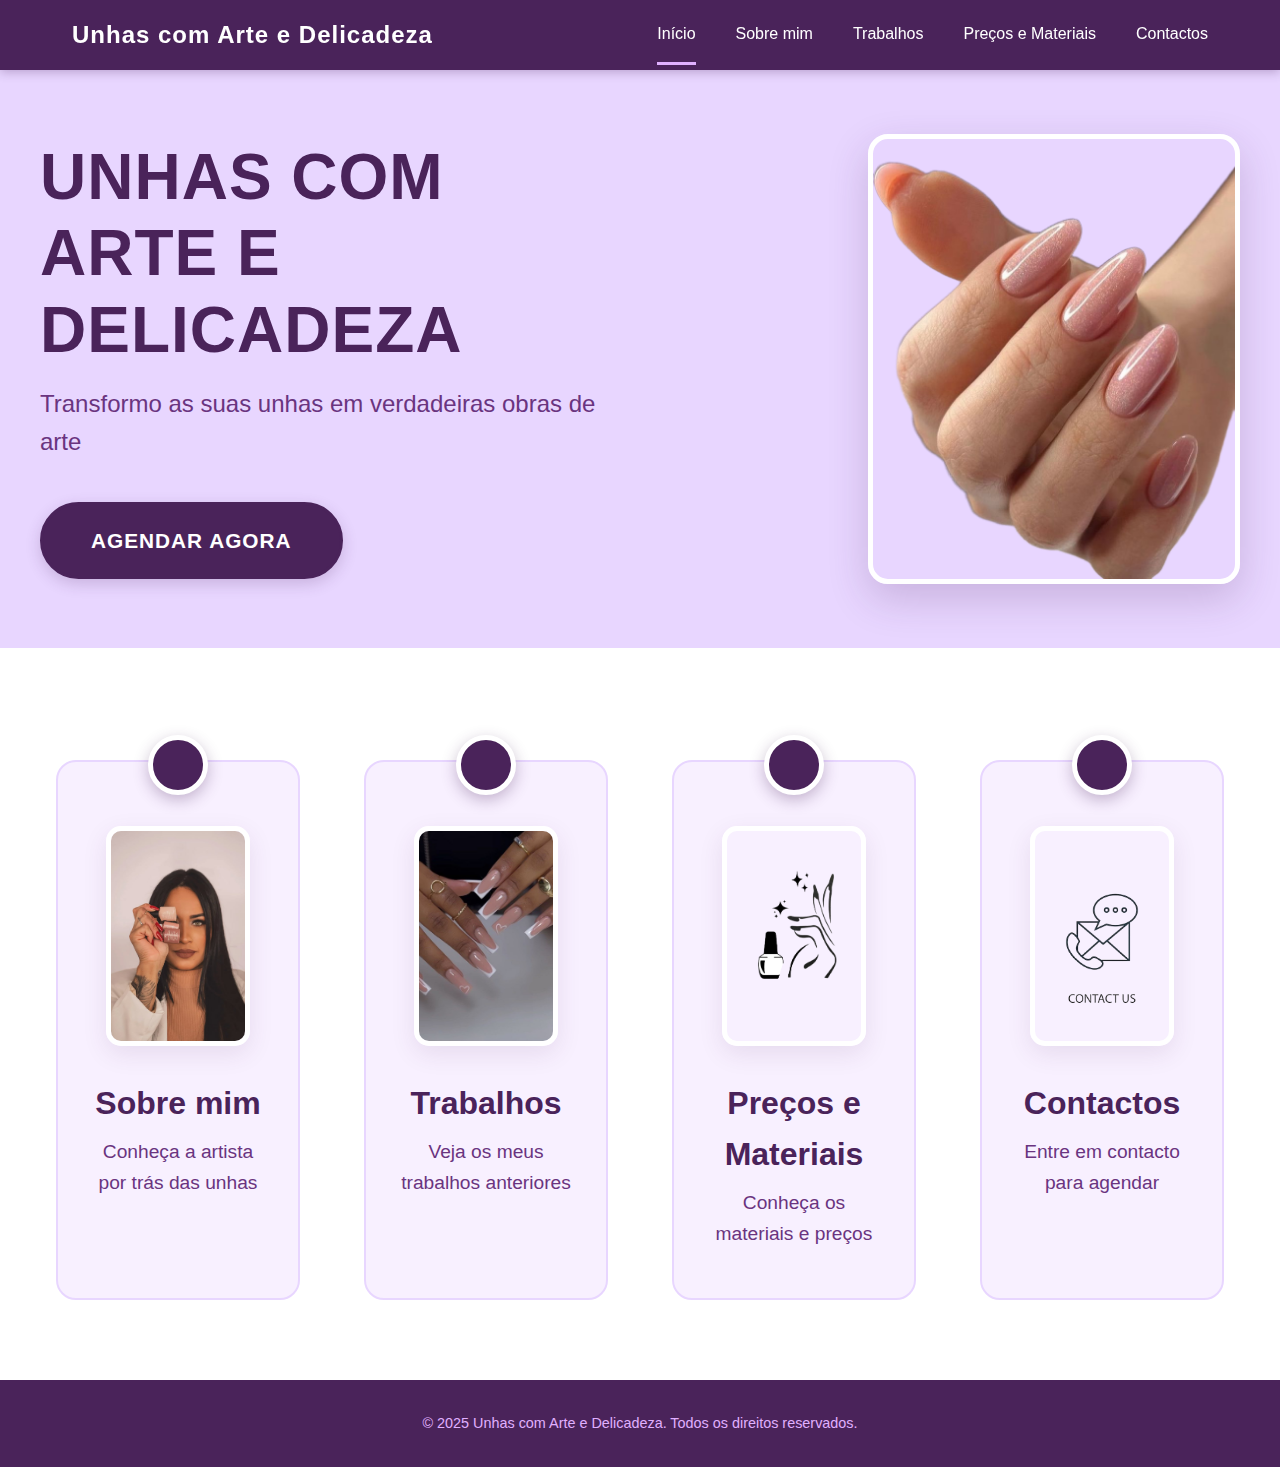
<file: index.html>
<!DOCTYPE html>
<html lang="pt">
<head>
    <meta charset="UTF-8">
    <meta name="viewport" content="width=device-width, initial-scale=1.0">
    <title>Unhas com Arte e Delicadeza</title>
    <link rel="stylesheet" href="css/base.css">
    <link rel="stylesheet" href="css/style.css">
    <link rel="stylesheet" href="css/desktop.css">
    <link rel="stylesheet" href="css/mobile.css">
</head>
<body>
    <header class="header">
        <nav class="nav">
            <div class="logo">
                <h1>Unhas com Arte e Delicadeza</h1>
            </div>
            <ul class="nav-menu">
                <li><a href="index.html" class="active">Início</a></li>
                <li><a href="sobre.html">Sobre mim</a></li>
                <li><a href="trabalhos.html">Trabalhos</a></li>
                <li><a href="precos-e-materiais.html">Preços e Materiais</a></li>
                <li><a href="contactos.html">Contactos</a></li>
            </ul>
        </nav>
    </header>

    <main class="main-home">
        <!-- Banner roxo claro com imagem e botão -->
        <section class="banner-roxo">
            <div class="container banner-content">
                <div class="banner-texto">
                    <h2 class="slogan-grande">Unhas com arte e delicadeza</h2>
                    <p class="subtitulo">Transformo as suas unhas em verdadeiras obras de arte</p>
                    <a href="contactos.html" class="btn-agendar">Agendar Agora</a>
                </div>
                <div class="banner-imagem">
                    <img src="media/inico-layout-site-sem-fundo.png" alt="Unhas decoradas artisticamente">
                </div>
            </div>
        </section>

        <section class="conteudo-principal">
            <div class="container">
                <!-- Grid com cada item tendo sua foto e bolinha -->
                <div class="grid-bolinhas-fotos">
                    <!-- Item 1: Sobre mim -->
                    <div class="item-com-bolinha">
                        <a href="sobre.html" class="link-item">
                            <div class="bolinha-sobre-foto"></div>
                            <div class="foto-container">
                                <img src="media/nail-designer.jpg" alt="Sobre mim">
                            </div>
                            <h3 class="titulo-item">Sobre mim</h3>
                            <p class="descricao-item">Conheça a artista por trás das unhas</p>
                        </a>
                    </div>

                    <!-- Item 2: Trabalhos -->
                    <div class="item-com-bolinha">
                        <a href="trabalhos.html" class="link-item">
                            <div class="bolinha-sobre-foto"></div>
                            <div class="foto-container">
                                <img src="media/imagem-original-trabalhos.jpg" alt="Trabalhos">
                            </div>
                            <h3 class="titulo-item">Trabalhos</h3>
                            <p class="descricao-item">Veja os meus trabalhos anteriores</p>
                        </a>
                    </div>

                    <!-- Item 3: Preços e Materiais -->
                    <div class="item-com-bolinha">
                        <a href="precos-e-materiais.html" class="link-item">
                            <div class="bolinha-sobre-foto"></div>
                            <div class="foto-container">
                                <img src="media/materiais-oficial-layout.png " alt="Materiais">
                            </div>
                            <h3 class="titulo-item">Preços e Materiais</h3>
                            <p class="descricao-item">Conheça os materiais e preços</p>
                        </a>
                    </div>

                    <!-- Item 4: Contactos -->
                    <div class="item-com-bolinha">
                        <a href="contactos.html" class="link-item">
                            <div class="bolinha-sobre-foto"></div>
                            <div class="foto-container">
                                <img src="media/icone-oficial-contactos.png" alt="Contactos">
                            </div>
                            <h3 class="titulo-item">Contactos</h3>
                            <p class="descricao-item">Entre em contacto para agendar</p>
                        </a>
                    </div>
                </div>
            </div>
        </section>
    </main>

    <footer class="footer">
        <p>&copy; 2025 Unhas com Arte e Delicadeza. Todos os direitos reservados.</p>
    </footer>
</body>
</html>
</file>
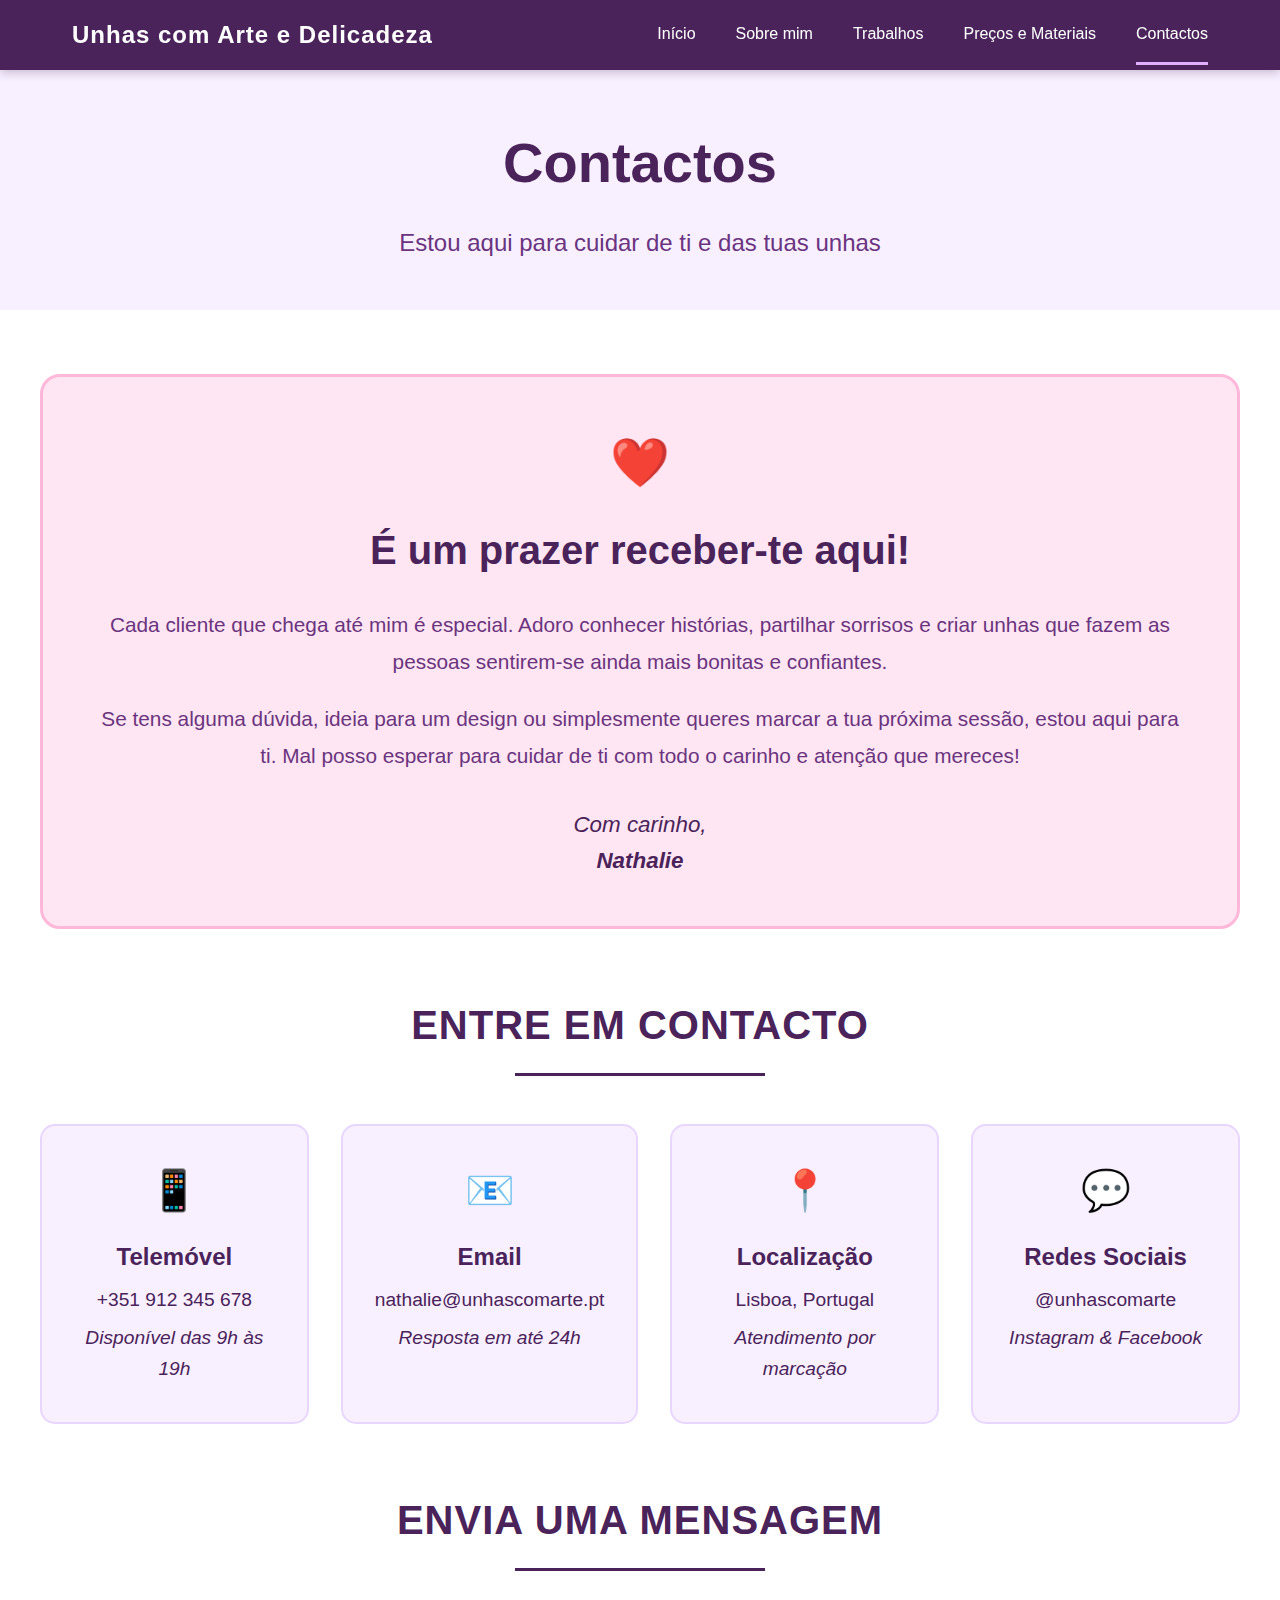
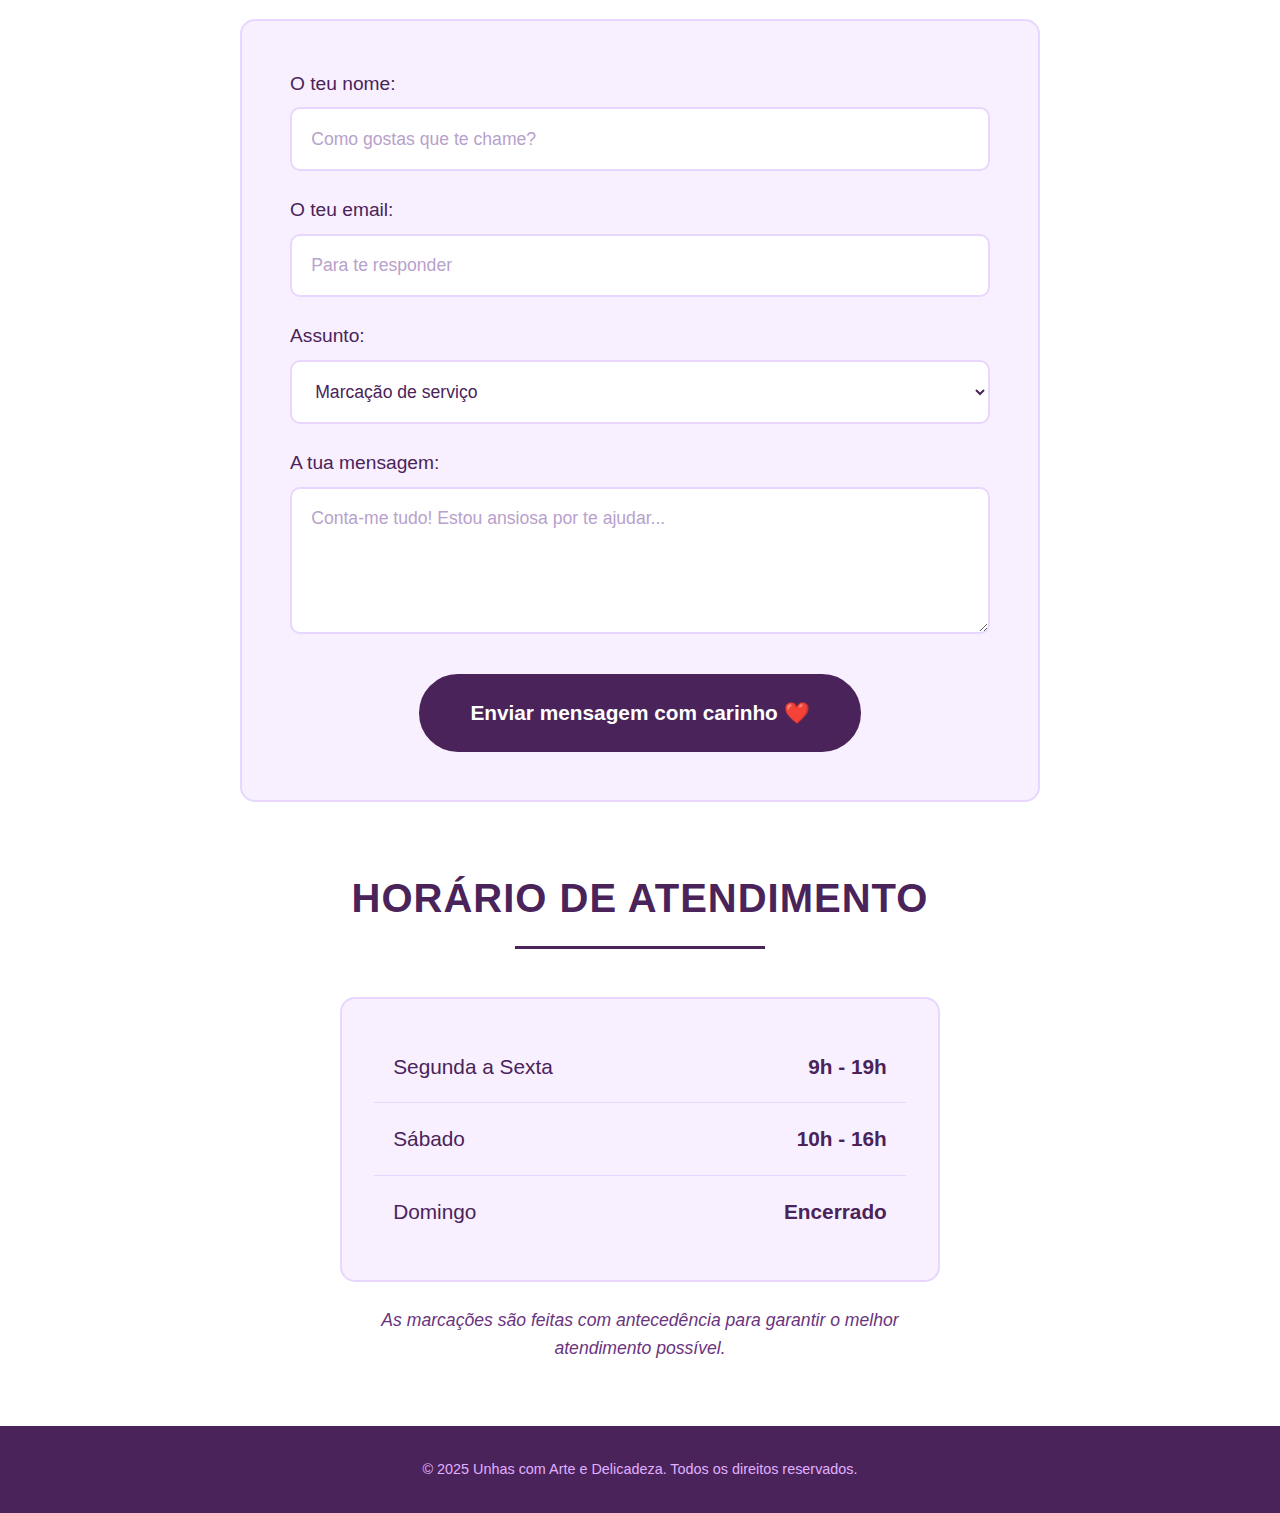
<file: contactos.html>
<!DOCTYPE html>
<html lang="pt">
<head>
    <meta charset="UTF-8">
    <meta name="viewport" content="width=device-width, initial-scale=1.0">
    <title>Contactos - Unhas com Arte e Delicadeza</title>
    <link rel="stylesheet" href="css/base.css">
    <link rel="stylesheet" href="css/style.css">
    <link rel="stylesheet" href="css/desktop.css">
    <link rel="stylesheet" href="css/mobile.css">
</head>
<body>
    <header class="header">
        <nav class="nav">
            <div class="logo">
                <h1>Unhas com Arte e Delicadeza</h1>
            </div>
            <ul class="nav-menu">
                <li><a href="index.html">Início</a></li>
                <li><a href="sobre.html">Sobre mim</a></li>
                <li><a href="trabalhos.html">Trabalhos</a></li>
                <li><a href="precos-e-materiais.html">Preços e Materiais</a></li>
                <li><a href="contactos.html" class="active">Contactos</a></li>
            </ul>
        </nav>
    </header>

    <main class="main-contactos">
        <section class="hero-contactos">
            <div class="container">
                <h1 class="titulo-pagina">Contactos</h1>
                <p class="subtitulo-pagina">Estou aqui para cuidar de ti e das tuas unhas</p>
            </div>
        </section>

        <section class="conteudo-contactos">
            <div class="container">
                <!-- Mensagem de carinho -->
                <div class="mensagem-carinho">
                    <div class="coracao">❤️</div>
                    <h2>É um prazer receber-te aqui!</h2>
                    <p class="texto-carinho">Cada cliente que chega até mim é especial. Adoro conhecer histórias, partilhar sorrisos e criar unhas que fazem as pessoas sentirem-se ainda mais bonitas e confiantes.</p>
                    <p class="texto-carinho">Se tens alguma dúvida, ideia para um design ou simplesmente queres marcar a tua próxima sessão, estou aqui para ti. Mal posso esperar para cuidar de ti com todo o carinho e atenção que mereces!</p>
                    <div class="assinatura-carinho">Com carinho,<br><strong>Nathalie</strong></div>
                </div>

                <!-- Informações de contacto -->
                <div class="info-contactos">
                    <div class="cabecalho-secao">
                        <h2>ENTRE EM CONTACTO</h2>
                        <div class="linha-horizontal"></div>
                    </div>

                    <div class="dados-contacto">
                        <div class="item-contacto">
                            <div class="icone-contacto">📱</div>
                            <h3>Telemóvel</h3>
                            <p>+351 912 345 678</p>
                            <p class="horario">Disponível das 9h às 19h</p>
                        </div>

                        <div class="item-contacto">
                            <div class="icone-contacto">📧</div>
                            <h3>Email</h3>
                            <p>nathalie@unhascomarte.pt</p>
                            <p class="horario">Resposta em até 24h</p>
                        </div>

                        <div class="item-contacto">
                            <div class="icone-contacto">📍</div>
                            <h3>Localização</h3>
                            <p>Lisboa, Portugal</p>
                            <p class="horario">Atendimento por marcação</p>
                        </div>

                        <div class="item-contacto">
                            <div class="icone-contacto">💬</div>
                            <h3>Redes Sociais</h3>
                            <p>@unhascomarte</p>
                            <p class="horario">Instagram & Facebook</p>
                        </div>
                    </div>
                </div>

                <!-- Formulário de contacto -->
                <div class="formulario-contacto">
                    <div class="cabecalho-secao">
                        <h2>ENVIA UMA MENSAGEM</h2>
                        <div class="linha-horizontal"></div>
                    </div>

                    <form class="form-contacto">
                        <div class="grupo-form">
                            <label for="nome">O teu nome:</label>
                            <input type="text" id="nome" name="nome" required placeholder="Como gostas que te chame?">
                        </div>

                        <div class="grupo-form">
                            <label for="email">O teu email:</label>
                            <input type="email" id="email" name="email" required placeholder="Para te responder">
                        </div>

                        <div class="grupo-form">
                            <label for="assunto">Assunto:</label>
                            <select id="assunto" name="assunto">
                                <option value="marcacao">Marcação de serviço</option>
                                <option value="duvida">Dúvida sobre serviços</option>
                                <option value="orçamento">Pedido de orçamento</option>
                                <option value="outro">Outro assunto</option>
                            </select>
                        </div>

                        <div class="grupo-form">
                            <label for="mensagem">A tua mensagem:</label>
                            <textarea id="mensagem" name="mensagem" rows="5" required placeholder="Conta-me tudo! Estou ansiosa por te ajudar..."></textarea>
                        </div>

                        <button type="submit" class="btn-enviar">Enviar mensagem com carinho ❤️</button>
                    </form>
                </div>

                <!-- Horário de atendimento -->
                <div class="horario-atendimento">
                    <div class="cabecalho-secao">
                        <h2>HORÁRIO DE ATENDIMENTO</h2>
                        <div class="linha-horizontal"></div>
                    </div>

                    <div class="tabela-horario">
                        <div class="dia-horario">
                            <span>Segunda a Sexta</span>
                            <span>9h - 19h</span>
                        </div>
                        <div class="dia-horario">
                            <span>Sábado</span>
                            <span>10h - 16h</span>
                        </div>
                        <div class="dia-horario">
                            <span>Domingo</span>
                            <span>Encerrado</span>
                        </div>
                    </div>

                    <p class="nota-horario">As marcações são feitas com antecedência para garantir o melhor atendimento possível.</p>
                </div>
            </div>
        </section>
    </main>

    <footer class="footer">
        <p>&copy; 2025 Unhas com Arte e Delicadeza. Todos os direitos reservados.</p>
    </footer>
</body>
</html>
</file>
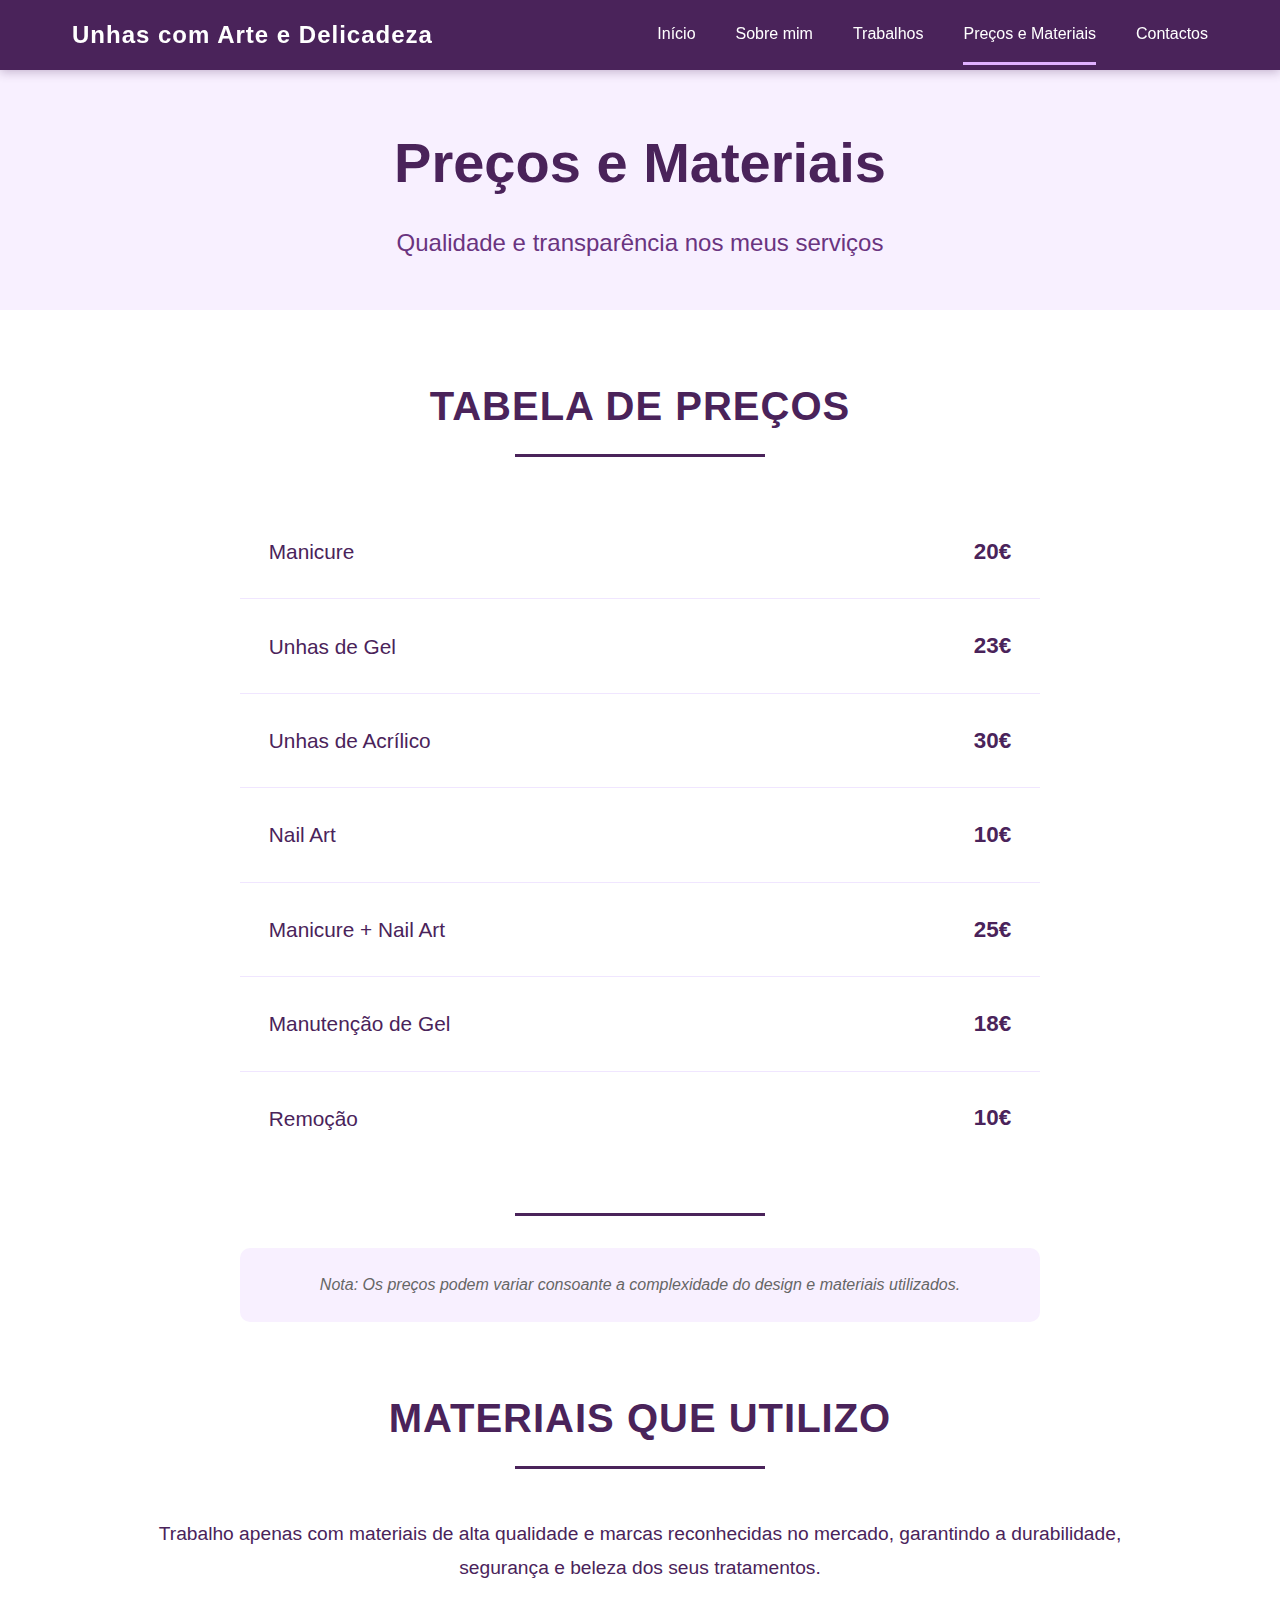
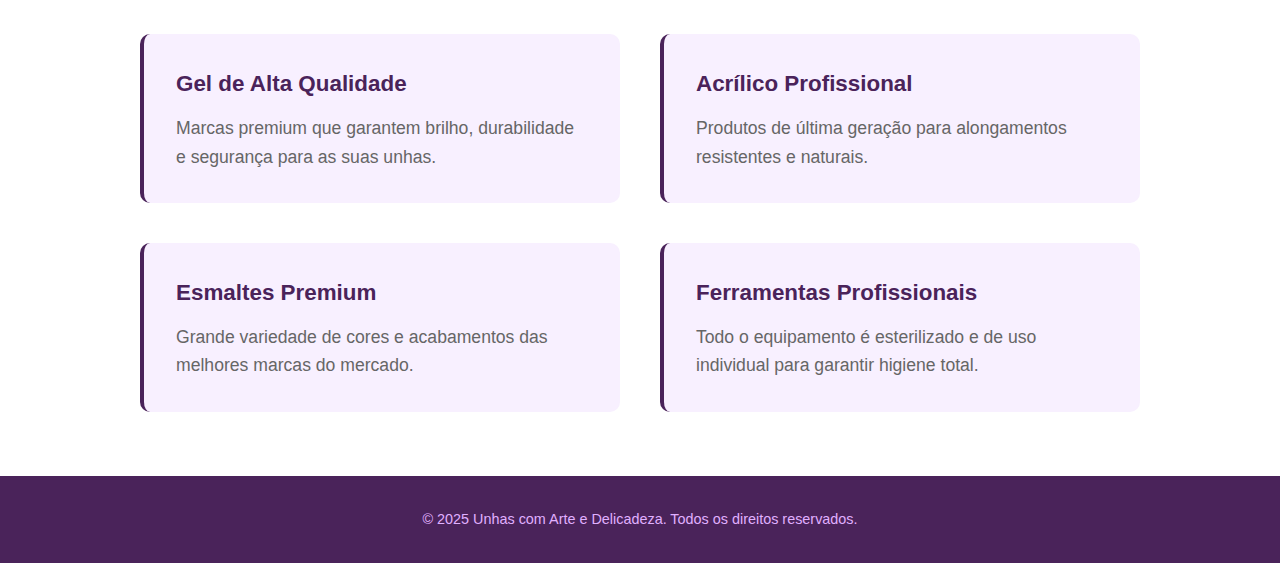
<file: precos-e-materiais.html>
<!DOCTYPE html>
<html lang="pt">
<head>
    <meta charset="UTF-8">
    <meta name="viewport" content="width=device-width, initial-scale=1.0">
    <title>Preços e Materiais - Unhas com Arte e Delicadeza</title>
    <link rel="stylesheet" href="css/base.css">
    <link rel="stylesheet" href="css/style.css">
    <link rel="stylesheet" href="css/desktop.css">
    <link rel="stylesheet" href="css/mobile.css">
</head>
<body>
    <header class="header">
        <nav class="nav">
            <div class="logo">
                <h1>Unhas com Arte e Delicadeza</h1>
            </div>
            <ul class="nav-menu">
                <li><a href="index.html">Início</a></li>
                <li><a href="sobre.html">Sobre mim</a></li>
                <li><a href="trabalhos.html">Trabalhos</a></li>
                <li><a href="precos-e-materiais.html" class="active">Preços e Materiais</a></li>
                <li><a href="contactos.html">Contactos</a></li>
            </ul>
        </nav>
    </header>

    <main class="main-precos">
        <section class="hero-precos">
            <div class="container">
                <h1 class="titulo-pagina">Preços e Materiais</h1>
                <p class="subtitulo-pagina">Qualidade e transparência nos meus serviços</p>
            </div>
        </section>

        <section class="conteudo-precos">
            <div class="container">
                <!-- Título da seção -->
                <div class="cabecalho-secao">
                    <h2>TABELA DE PREÇOS</h2>
                    <div class="linha-horizontal"></div>
                </div>

                <!-- Lista de preços simples -->
                <div class="lista-precos">
                    <div class="item-preco">
                        <div class="servico">Manicure</div>
                        <div class="preco">20€</div>
                    </div>
                    
                    <div class="item-preco">
                        <div class="servico">Unhas de Gel</div>
                        <div class="preco">23€</div>
                    </div>
                    
                    <div class="item-preco">
                        <div class="servico">Unhas de Acrílico</div>
                        <div class="preco">30€</div>
                    </div>
                    
                    <div class="item-preco">
                        <div class="servico">Nail Art</div>
                        <div class="preco">10€</div>
                    </div>
                    
                    <div class="item-preco">
                        <div class="servico">Manicure + Nail Art</div>
                        <div class="preco">25€</div>
                    </div>
                    
                    <div class="item-preco">
                        <div class="servico">Manutenção de Gel</div>
                        <div class="preco">18€</div>
                    </div>
                    
                    <div class="item-preco">
                        <div class="servico">Remoção</div>
                        <div class="preco">10€</div>
                    </div>
                </div>
                
                <div class="linha-horizontal"></div>
                
                <div class="nota-precos">
                    <p>Nota: Os preços podem variar consoante a complexidade do design e materiais utilizados.</p>
                </div>

                <!-- Seção dos Materiais -->
                <div class="secao-materiais">
                    <div class="cabecalho-secao">
                        <h2>MATERIAIS QUE UTILIZO</h2>
                        <div class="linha-horizontal"></div>
                    </div>
                    
                    <div class="info-materiais">
                        <p class="intro-materiais">Trabalho apenas com materiais de alta qualidade e marcas reconhecidas no mercado, garantindo a durabilidade, segurança e beleza dos seus tratamentos.</p>
                        
                        <div class="lista-materiais">
                            <div class="item-material">
                                <h4>Gel de Alta Qualidade</h4>
                                <p>Marcas premium que garantem brilho, durabilidade e segurança para as suas unhas.</p>
                            </div>
                            
                            <div class="item-material">
                                <h4>Acrílico Profissional</h4>
                                <p>Produtos de última geração para alongamentos resistentes e naturais.</p>
                            </div>
                            
                            <div class="item-material">
                                <h4>Esmaltes Premium</h4>
                                <p>Grande variedade de cores e acabamentos das melhores marcas do mercado.</p>
                            </div>
                            
                            <div class="item-material">
                                <h4>Ferramentas Profissionais</h4>
                                <p>Todo o equipamento é esterilizado e de uso individual para garantir higiene total.</p>
                            </div>
                        </div>
                    </div>
                </div>
            </div>
        </section>
    </main>

    <footer class="footer">
        <p>&copy; 2025 Unhas com Arte e Delicadeza. Todos os direitos reservados.</p>
    </footer>
</body>
</html>
</file>
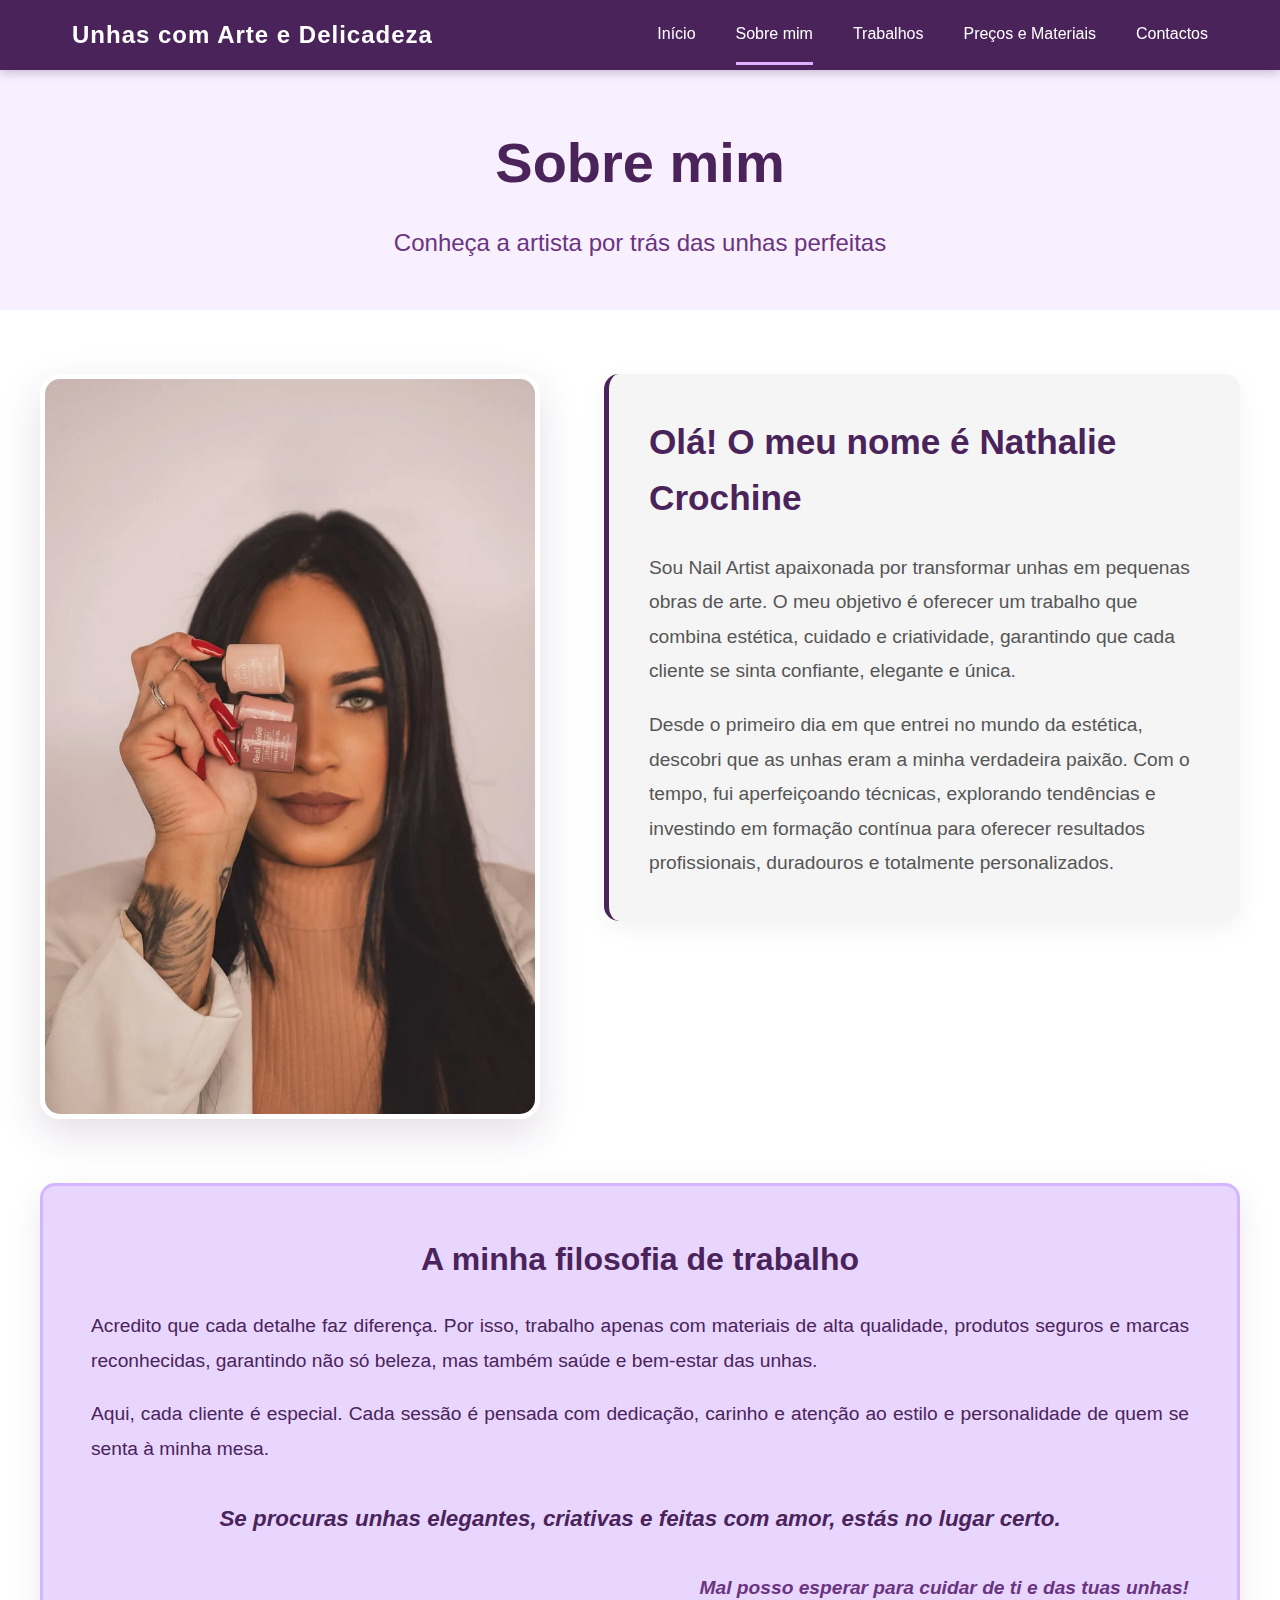
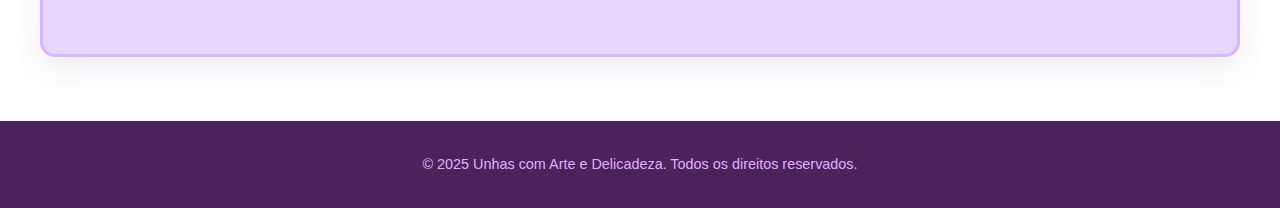
<file: sobre.html>
<!DOCTYPE html>
<html lang="pt">
<head>
    <meta charset="UTF-8">
    <meta name="viewport" content="width=device-width, initial-scale=1.0">
    <title>Sobre mim - Unhas com Arte e Delicadeza</title>
    <link rel="stylesheet" href="css/base.css">
    <link rel="stylesheet" href="css/style.css">
    <link rel="stylesheet" href="css/desktop.css">
    <link rel="stylesheet" href="css/mobile.css">
</head>
<body>
    <header class="header">
        <nav class="nav">
            <div class="logo">
                <h1>Unhas com Arte e Delicadeza</h1>
            </div>
            <ul class="nav-menu">
                <li><a href="index.html">Início</a></li>
                <li><a href="sobre.html" class="active">Sobre mim</a></li>
                <li><a href="trabalhos.html">Trabalhos</a></li>
                <li><a href="precos-e-materiais.html">Preços e Materiais</a></li>
                <li><a href="contactos.html">Contactos</a></li>
            </ul>
        </nav>
    </header>

    <main class="main-sobre">
        <section class="hero-sobre">
            <div class="container">
                <h1 class="titulo-pagina">Sobre mim</h1>
                <p class="subtitulo-pagina">Conheça a artista por trás das unhas perfeitas</p>
            </div>
        </section>

        <section class="conteudo-sobre">
            <div class="container">
                <!-- Primeira seção: Foto à esquerda, texto à direita -->
                <div class="sobre-perfil">
                    <div class="foto-perfil">
                        <img src="media/nail-designer.jpg" alt="Nathalie Crochine - Nail Artist">
                    </div>
                    <div class="texto-perfil">
                        <div class="quadrado-cinzento">
                            <h2>Olá! O meu nome é Nathalie Crochine</h2>
                            <p>Sou Nail Artist apaixonada por transformar unhas em pequenas obras de arte. O meu objetivo é oferecer um trabalho que combina estética, cuidado e criatividade, garantindo que cada cliente se sinta confiante, elegante e única.</p>
                            <p>Desde o primeiro dia em que entrei no mundo da estética, descobri que as unhas eram a minha verdadeira paixão. Com o tempo, fui aperfeiçoando técnicas, explorando tendências e investindo em formação contínua para oferecer resultados profissionais, duradouros e totalmente personalizados.</p>
                        </div>
                    </div>
                </div>

                <!-- Segunda seção: Retângulo roxo claro com texto -->
                <div class="retangulo-roxo">
                    <h3>A minha filosofia de trabalho</h3>
                    <p>Acredito que cada detalhe faz diferença. Por isso, trabalho apenas com materiais de alta qualidade, produtos seguros e marcas reconhecidas, garantindo não só beleza, mas também saúde e bem-estar das unhas.</p>
                    <p>Aqui, cada cliente é especial. Cada sessão é pensada com dedicação, carinho e atenção ao estilo e personalidade de quem se senta à minha mesa.</p>
                    <p class="destaque">Se procuras unhas elegantes, criativas e feitas com amor, estás no lugar certo.</p>
                    <p class="assinatura">Mal posso esperar para cuidar de ti e das tuas unhas!</p>
                </div>
            </div>
        </section>
    </main>

    <footer class="footer">
        <p>&copy; 2025 Unhas com Arte e Delicadeza. Todos os direitos reservados.</p>
    </footer>
</body>
</html>
</file>
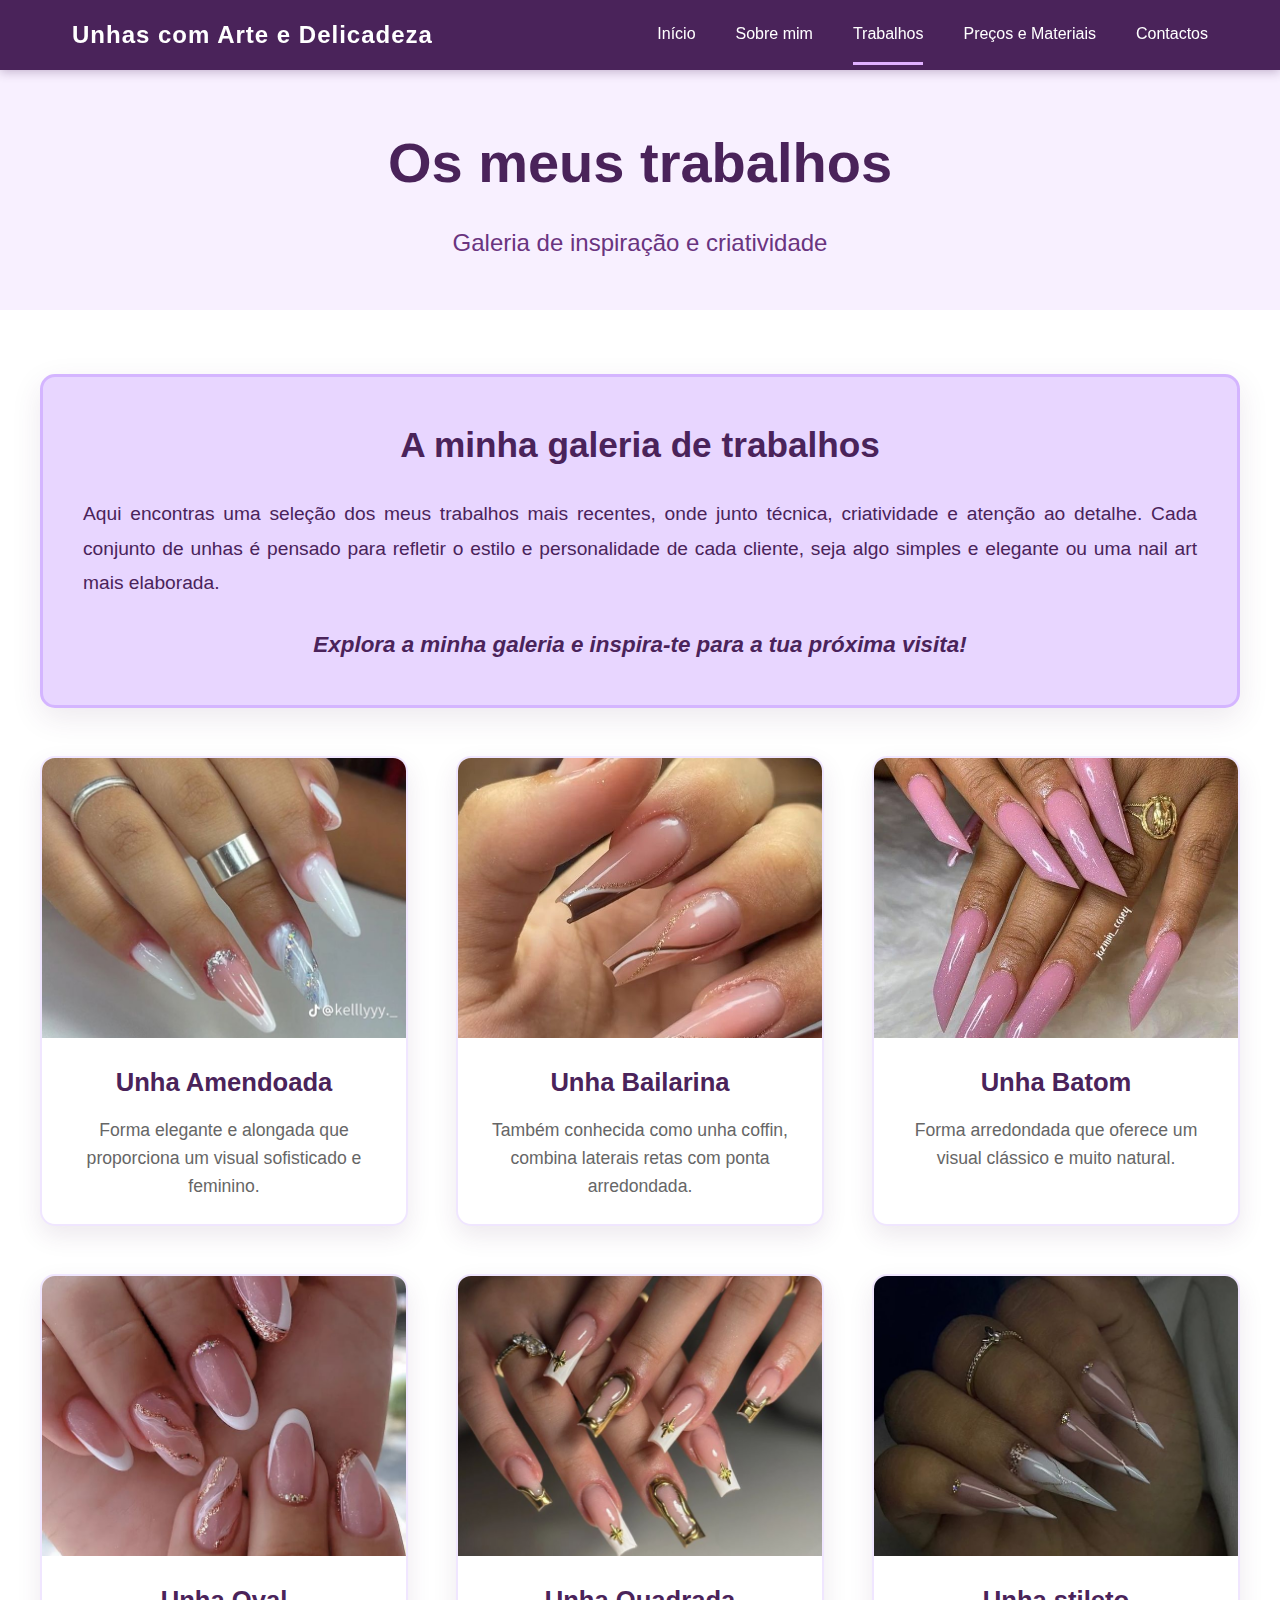
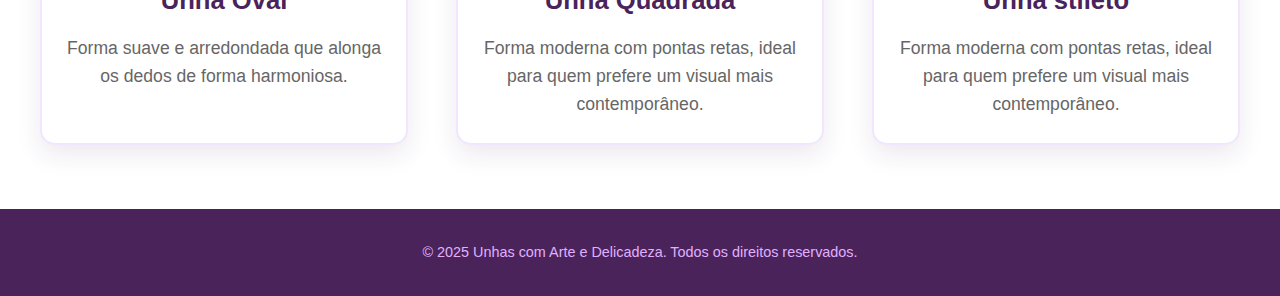
<file: trabalhos.html>
<!DOCTYPE html>
<html lang="pt">

<head>
    <meta charset="UTF-8">
    <meta name="viewport" content="width=device-width, initial-scale=1.0">
    <title>Trabalhos - Unhas com Arte e Delicadeza</title>
    <link rel="stylesheet" href="css/base.css">
    <link rel="stylesheet" href="css/style.css">
    <link rel="stylesheet" href="css/desktop.css">
    <link rel="stylesheet" href="css/mobile.css">
</head>

<body>
    <header class="header">
        <nav class="nav">
            <div class="logo">
                <h1>Unhas com Arte e Delicadeza</h1>
            </div>
            <ul class="nav-menu">
                <li><a href="index.html">Início</a></li>
                <li><a href="sobre.html">Sobre mim</a></li>
                <li><a href="trabalhos.html" class="active">Trabalhos</a></li>
                <li><a href="precos-e-materiais.html">Preços e Materiais</a></li>
                <li><a href="contactos.html">Contactos</a></li>
            </ul>
        </nav>
    </header>

    <main class="main-trabalhos">
        <section class="hero-trabalhos">
            <div class="container">
                <h1 class="titulo-pagina">Os meus trabalhos</h1>
                <p class="subtitulo-pagina">Galeria de inspiração e criatividade</p>
            </div>
        </section>

        <section class="conteudo-trabalhos">
            <div class="container">
                <!-- Caixa roxa clara com texto introdutório -->
                <div class="caixa-introducao">
                    <h2>A minha galeria de trabalhos</h2>
                    <p>Aqui encontras uma seleção dos meus trabalhos mais recentes, onde junto técnica, criatividade e
                        atenção ao detalhe. Cada conjunto de unhas é pensado para refletir o estilo e personalidade de
                        cada cliente, seja algo simples e elegante ou uma nail art mais elaborada.</p>
                    <p class="destaque">Explora a minha galeria e inspira-te para a tua próxima visita!</p>
                </div>

                <!-- Galeria de fotos -->
                <div class="galeria-trabalhos">
                    <!-- Item 1: Unha Amendoada -->
                    <div class="item-galeria">
                        <div class="container-foto">
                            <img src="media/unha-amendoada.jpg" alt="Unha Amendoada">
                        </div>
                        <div class="info-trabalho">
                            <h3>Unha Amendoada</h3>
                            <p>Forma elegante e alongada que proporciona um visual sofisticado e feminino.</p>
                        </div>
                    </div>

                    <!-- Item 2: Unha Bailarina -->
                    <div class="item-galeria">
                        <div class="container-foto">
                            <img src="media/unha-bailarina.jpg" alt="Unha Bailarina">
                        </div>
                        <div class="info-trabalho">
                            <h3>Unha Bailarina</h3>
                            <p>Também conhecida como unha coffin, combina laterais retas com ponta arredondada.</p>
                        </div>
                    </div>

                    <!-- Item 3: Unha Batom -->
                    <div class="item-galeria">
                        <div class="container-foto">
                            <img src="media/unha-batom.jpg" alt="Unha Batom">
                        </div>
                        <div class="info-trabalho">
                            <h3>Unha Batom</h3>
                            <p>Forma arredondada que oferece um visual clássico e muito natural.</p>
                        </div>
                    </div>

                    <!-- Item 4: Unha Oval -->
                    <div class="item-galeria">
                        <div class="container-foto">
                            <img src="media/unha-oval.jpg" alt="Unha Oval">
                        </div>
                        <div class="info-trabalho">
                            <h3>Unha Oval</h3>
                            <p>Forma suave e arredondada que alonga os dedos de forma harmoniosa.</p>
                        </div>
                    </div>

                    <!-- Item 5: Unha Quadrada -->
                    <div class="item-galeria">
                        <div class="container-foto">
                            <img src="media/unha-quadrada.jpg" alt="Unha Quadrada">
                        </div>
                        <div class="info-trabalho">
                            <h3>Unha Quadrada</h3>
                            <p>Forma moderna com pontas retas, ideal para quem prefere um visual mais contemporâneo.</p>
                        </div>
                    </div>

                    <!-- Item 6: Unha stileto -->
                    <div class="item-galeria">
                        <div class="container-foto">
                            <img src="media/unha-stileto.jpg" alt="Unha Quadrada">
                        </div>
                        <div class="info-trabalho">
                            <h3>Unha stileto</h3>
                            <p>Forma moderna com pontas retas, ideal para quem prefere um visual mais contemporâneo.
                            </p>
                        </div>




                    </div>
                </div>
            </div>
        </section>
    </main>

    <footer class="footer">
        <p>&copy; 2025 Unhas com Arte e Delicadeza. Todos os direitos reservados.</p>
    </footer>
</body>

</html>
</file>
<file: css/base.css>
/* base.css */
html {
    scroll-behavior: smooth;
}

img {
    max-width: 100%;
    display: block;
}

body {
    font-family: Arial, Helvetica, sans-serif;
}
</file>
<file: css/style.css>
/* style.css */
* {
    margin: 0;
    padding: 0;
    box-sizing: border-box;
}

body {
    font-family: Arial, Helvetica, sans-serif;
    background-color: #fff;
    color: #333;
    line-height: 1.6;
}

/* Header e Menu - ROXO ESCURO */
.header {
    background-color: #4a235a; /* Roxo escuro */
    position: sticky;
    top: 0;
    z-index: 1000;
    box-shadow: 0 2px 10px rgba(74, 35, 90, 0.3);
}

.nav {
    display: flex;
    justify-content: space-between;
    align-items: center;
    padding: 0 2rem;
    max-width: 1200px;
    margin: 0 auto;
    min-height: 70px;
}

.logo h1 {
    font-size: 1.5rem;
    color: white;
    font-weight: bold;
    letter-spacing: 1px;
}

.nav-menu {
    display: flex;
    list-style: none;
}

.nav-menu li {
    margin-left: 1.5rem;
}

.nav-menu a {
    text-decoration: none;
    color: white;
    font-weight: 500;
    padding: 0.8rem 0;
    position: relative;
    transition: all 0.3s;
    display: block;
}

.nav-menu a:hover {
    color: #e0b0ff;
}

.nav-menu a.active {
    color: white;
    border-bottom: 3px solid #e0b0ff;
}

/* Banner roxo claro */
.banner-roxo {
    background-color: #e8d6ff; /* Roxo claro */
    padding: 4rem 2rem;
    min-height: 500px;
    display: flex;
    align-items: center;
}

.banner-content {
    display: flex;
    justify-content: space-between;
    align-items: center;
    max-width: 1200px;
    margin: 0 auto;
    width: 100%;
    gap: 3rem;
}

.banner-texto {
    flex: 1;
    max-width: 600px;
}

.slogan-grande {
    font-size: 3.5rem;
    color: #4a235a;
    font-weight: bold;
    line-height: 1.2;
    margin-bottom: 1rem;
    text-transform: uppercase;
    letter-spacing: 1px;
}

.subtitulo {
    font-size: 1.3rem;
    color: #6a3480;
    margin-bottom: 2.5rem;
    font-weight: 500;
}

.btn-agendar {
    display: inline-block;
    background-color: #4a235a;
    color: white;
    text-decoration: none;
    padding: 1rem 2.5rem;
    border-radius: 50px;
    font-size: 1.2rem;
    font-weight: bold;
    border: 3px solid #4a235a;
    transition: all 0.3s ease;
    text-transform: uppercase;
    letter-spacing: 1px;
    box-shadow: 0 5px 15px rgba(74, 35, 90, 0.2);
}

.btn-agendar:hover {
    background-color: white;
    color: #4a235a;
    transform: translateY(-3px);
    box-shadow: 0 8px 20px rgba(74, 35, 90, 0.3);
}

.banner-imagem {
    flex: 1;
    display: flex;
    justify-content: flex-end;
}

.banner-imagem img {
    max-width: 100%;
    height: auto;
    max-height: 400px;
    border-radius: 20px;
    box-shadow: 0 15px 40px rgba(74, 35, 90, 0.2);
    border: 5px solid white;
}

/* Conteúdo principal */
.conteudo-principal {
    padding: 5rem 2rem;
    background-color: #fff;
}

.container {
    max-width: 1200px;
    margin: 0 auto;
}

/* Grid com cada item tendo sua foto e bolinha */
.grid-bolinhas-fotos {
    display: grid;
    grid-template-columns: repeat(2, 1fr);
    gap: 3rem;
    margin-top: 2rem;
}

.item-com-bolinha {
    position: relative;
    text-align: center;
    transition: transform 0.3s ease;
}

.item-com-bolinha:hover {
    transform: translateY(-10px);
}

.link-item {
    display: block;
    text-decoration: none;
    color: inherit;
    padding: 2rem;
    background-color: #f8f0ff;
    border-radius: 20px;
    border: 2px solid #e8d6ff;
    transition: all 0.3s ease;
    height: 100%;
}

.link-item:hover {
    background-color: #f0e6ff;
    border-color: #4a235a;
    box-shadow: 0 10px 30px rgba(74, 35, 90, 0.15);
}

/* Bolinha sobre a foto */
.bolinha-sobre-foto {
    width: 60px;
    height: 60px;
    background-color: #4a235a;
    border-radius: 50%;
    position: absolute;
    top: -25px;
    left: 50%;
    transform: translateX(-50%);
    z-index: 2;
    border: 5px solid white;
    box-shadow: 0 5px 15px rgba(74, 35, 90, 0.3);
    transition: all 0.3s ease;
}

.link-item:hover .bolinha-sobre-foto {
    background-color: #6a3480;
    transform: translateX(-50%) scale(1.1);
}

/* Container da foto */
.foto-container {
    margin: 2rem 0;
    padding: 0 1rem;
}

.foto-container img {
    width: 100%;
    height: 200px;
    object-fit: cover;
    border-radius: 15px;
    border: 5px solid white;
    box-shadow: 0 8px 25px rgba(74, 35, 90, 0.1);
}

/* Texto dos itens */
.titulo-item {
    font-size: 1.8rem;
    color: #4a235a;
    font-weight: bold;
    margin-bottom: 0.5rem;
}

.descricao-item {
    color: #6a3480;
    font-size: 1.1rem;
    margin-bottom: 1rem;
}

/* Footer - também em roxo escuro */
.footer {
    text-align: center;
    padding: 2rem;
    background-color: #4a235a;
    color: white;
    font-size: 0.9rem;
}

.footer p {
    color: #e0b0ff;
}




/* Estilos específicos para a página Sobre mim */

/* Hero da página sobre */
.hero-sobre {
    background-color: #f8f0ff;
    padding: 3rem 2rem;
    text-align: center;
}

.titulo-pagina {
    font-size: 3rem;
    color: #4a235a;
    font-weight: bold;
    margin-bottom: 1rem;
}

.subtitulo-pagina {
    font-size: 1.3rem;
    color: #6a3480;
    font-weight: 500;
}

/* Conteúdo principal sobre */
.conteudo-sobre {
    padding: 4rem 2rem;
    background-color: #fff;
}

/* Layout foto e texto */
.sobre-perfil {
    display: flex;
    justify-content: space-between;
    align-items: flex-start;
    gap: 4rem;
    margin-bottom: 4rem;
}

.foto-perfil {
    flex: 1;
    max-width: 500px;
}

.foto-perfil img {
    width: 100%;
    height: auto;
    border-radius: 20px;
    box-shadow: 0 15px 40px rgba(74, 35, 90, 0.15);
    border: 5px solid white;
}

.texto-perfil {
    flex: 1;
}

.quadrado-cinzento {
    background-color: #f5f5f5;
    padding: 2.5rem;
    border-radius: 15px;
    border-left: 5px solid #4a235a;
    box-shadow: 0 8px 25px rgba(0, 0, 0, 0.05);
}

.quadrado-cinzento h2 {
    font-size: 2rem;
    color: #4a235a;
    margin-bottom: 1.5rem;
    font-weight: bold;
}

.quadrado-cinzento p {
    font-size: 1.1rem;
    line-height: 1.8;
    color: #555;
    margin-bottom: 1.2rem;
}

.quadrado-cinzento p:last-child {
    margin-bottom: 0;
}

/* Retângulo roxo claro */
.retangulo-roxo {
    background-color: #e8d6ff;
    padding: 3rem;
    border-radius: 15px;
    border: 3px solid #d4b5ff;
    box-shadow: 0 10px 30px rgba(74, 35, 90, 0.1);
}

.retangulo-roxo h3 {
    font-size: 1.8rem;
    color: #4a235a;
    margin-bottom: 1.5rem;
    font-weight: bold;
    text-align: center;
}

.retangulo-roxo p {
    font-size: 1.1rem;
    line-height: 1.8;
    color: #4a235a;
    margin-bottom: 1.2rem;
    text-align: justify;
}

.retangulo-roxo .destaque {
    font-weight: bold;
    font-size: 1.3rem;
    text-align: center;
    font-style: italic;
    color: #4a235a;
    margin: 2rem 0;
}

.retangulo-roxo .assinatura {
    font-weight: bold;
    text-align: right;
    font-style: italic;
    color: #6a3480;
    font-size: 1.2rem;
    margin-top: 2rem;
    margin-bottom: 0;
}


/* Estilos específicos para a página Trabalhos */

/* Hero da página trabalhos */
.hero-trabalhos {
    background-color: #f8f0ff;
    padding: 3rem 2rem;
    text-align: center;
}

/* Caixa roxa clara com texto introdutório */
.caixa-introducao {
    background-color: #e8d6ff;
    padding: 2.5rem;
    border-radius: 15px;
    border: 3px solid #d4b5ff;
    margin-bottom: 3rem;
    box-shadow: 0 10px 30px rgba(74, 35, 90, 0.1);
}

.caixa-introducao h2 {
    font-size: 2rem;
    color: #4a235a;
    margin-bottom: 1.5rem;
    font-weight: bold;
    text-align: center;
}

.caixa-introducao p {
    font-size: 1.1rem;
    line-height: 1.8;
    color: #4a235a;
    margin-bottom: 1.2rem;
    text-align: justify;
}

.caixa-introducao .destaque {
    font-weight: bold;
    font-size: 1.3rem;
    text-align: center;
    font-style: italic;
    color: #4a235a;
    margin: 1.5rem 0 0 0;
}

/* Galeria de trabalhos */
.conteudo-trabalhos {
    padding: 4rem 2rem;
    background-color: #fff;
}

.galeria-trabalhos {
    display: grid;
    grid-template-columns: repeat(auto-fill, minmax(300px, 1fr));
    gap: 2.5rem;
    margin-top: 2rem;
}

.item-galeria {
    background-color: white;
    border-radius: 15px;
    overflow: hidden;
    box-shadow: 0 10px 25px rgba(74, 35, 90, 0.1);
    border: 2px solid #f0e6ff;
    transition: transform 0.3s ease, box-shadow 0.3s ease;
}

.item-galeria:hover {
    transform: translateY(-10px);
    box-shadow: 0 15px 35px rgba(74, 35, 90, 0.2);
}

.container-foto {
    width: 100%;
    height: 250px;
    overflow: hidden;
}

.container-foto img {
    width: 100%;
    height: 100%;
    object-fit: cover;
    transition: transform 0.5s ease;
}

.item-galeria:hover .container-foto img {
    transform: scale(1.05);
}

.info-trabalho {
    padding: 1.5rem;
    text-align: center;
}

.info-trabalho h3 {
    font-size: 1.5rem;
    color: #4a235a;
    margin-bottom: 0.8rem;
    font-weight: bold;
}

.info-trabalho p {
    font-size: 1rem;
    color: #666;
    line-height: 1.6;
    margin-bottom: 0;
}




/* Estilos para a página Preços e Materiais */

/* Hero da página preços */
.hero-precos {
    background-color: #f8f0ff;
    padding: 3rem 2rem;
    text-align: center;
}

/* Conteúdo principal */
.conteudo-precos {
    padding: 4rem 2rem;
    background-color: #fff;
}

/* Cabeçalho da seção */
.cabecalho-secao {
    text-align: center;
    margin-bottom: 3rem;
}

.cabecalho-secao h2 {
    font-size: 2.2rem;
    color: #4a235a;
    font-weight: bold;
    text-transform: uppercase;
    letter-spacing: 1px;
    margin-bottom: 1rem;
}

.linha-horizontal {
    height: 3px;
    background-color: #4a235a;
    width: 200px;
    margin: 0 auto 2rem;
}

/* Lista de preços simples */
.lista-precos {
    max-width: 800px;
    margin: 0 auto 3rem;
}

.item-preco {
    display: flex;
    justify-content: space-between;
    align-items: center;
    padding: 1.5rem;
    border-bottom: 1px solid #f0e6ff;
    background-color: white;
    transition: all 0.3s ease;
}

.item-preco:hover {
    background-color: #f8f0ff;
    transform: translateX(5px);
}

.item-preco:last-child {
    border-bottom: none;
}

.item-preco .servico {
    font-size: 1.2rem;
    color: #4a235a;
    font-weight: 500;
}

.item-preco .preco {
    font-size: 1.3rem;
    color: #4a235a;
    font-weight: bold;
}

.nota-precos {
    text-align: center;
    max-width: 800px;
    margin: 2rem auto 4rem;
    padding: 1rem;
    font-style: italic;
    color: #666;
    font-size: 0.95rem;
    background-color: #f8f0ff;
    border-radius: 10px;
}

/* Seção dos materiais */
.secao-materiais {
    margin-top: 4rem;
}

.info-materiais {
    max-width: 1000px;
    margin: 0 auto;
}

.intro-materiais {
    font-size: 1.1rem;
    line-height: 1.8;
    color: #4a235a;
    margin-bottom: 3rem;
    text-align: center;
}

.lista-materiais {
    display: grid;
    grid-template-columns: repeat(auto-fit, minmax(250px, 1fr));
    gap: 2rem;
}

.item-material {
    background-color: #f8f0ff;
    padding: 1.5rem;
    border-radius: 10px;
    border-left: 4px solid #4a235a;
    transition: transform 0.3s ease;
}

.item-material:hover {
    transform: translateY(-5px);
    background-color: #f0e6ff;
}

.item-material h4 {
    font-size: 1.3rem;
    color: #4a235a;
    margin-bottom: 0.8rem;
    font-weight: bold;
}

.item-material p {
    font-size: 1rem;
    color: #666;
    line-height: 1.6;
    margin-bottom: 0;
}




/* Estilos para a página Contactos */

/* Hero da página contactos */
.hero-contactos {
    background-color: #f8f0ff;
    padding: 3rem 2rem;
    text-align: center;
}

/* Mensagem de carinho */
.mensagem-carinho {
    background-color: #ffe6f2;
    padding: 3rem;
    border-radius: 20px;
    margin-bottom: 4rem;
    text-align: center;
    border: 3px solid #ffb8d9;
    position: relative;
}

.coracao {
    font-size: 3rem;
    margin-bottom: 1rem;
    animation: pulsar 2s infinite;
}

@keyframes pulsar {
    0% { transform: scale(1); }
    50% { transform: scale(1.1); }
    100% { transform: scale(1); }
}

.mensagem-carinho h2 {
    font-size: 2.2rem;
    color: #4a235a;
    margin-bottom: 1.5rem;
    font-weight: bold;
}

.texto-carinho {
    font-size: 1.2rem;
    line-height: 1.8;
    color: #6a3480;
    margin-bottom: 1.2rem;
    text-align: center;
}

.assinatura-carinho {
    font-size: 1.3rem;
    color: #4a235a;
    font-style: italic;
    margin-top: 2rem;
    font-weight: 500;
}

/* Conteúdo principal */
.conteudo-contactos {
    padding: 4rem 2rem;
    background-color: #fff;
}

/* Informações de contacto */
.info-contactos {
    margin-bottom: 4rem;
}

.dados-contacto {
    display: grid;
    grid-template-columns: repeat(auto-fit, minmax(250px, 1fr));
    gap: 2rem;
    max-width: 1200px;
    margin: 0 auto;
}

.item-contacto {
    background-color: #f8f0ff;
    padding: 2rem;
    border-radius: 15px;
    text-align: center;
    border: 2px solid #e8d6ff;
    transition: all 0.3s ease;
}

.item-contacto:hover {
    transform: translateY(-10px);
    background-color: #f0e6ff;
    border-color: #4a235a;
}

.icone-contacto {
    font-size: 2.5rem;
    margin-bottom: 1rem;
}

.item-contacto h3 {
    font-size: 1.4rem;
    color: #4a235a;
    margin-bottom: 0.5rem;
    font-weight: bold;
}

.item-contacto p {
    font-size: 1.1rem;
    color: #4a235a;
    margin-bottom: 0.3rem;
}

.horario {
    font-size: 0.9rem;
    color: #6a3480;
    font-style: italic;
    margin-top: 0.5rem;
}

/* Formulário de contacto */
.formulario-contacto {
    margin-bottom: 4rem;
}

.form-contacto {
    max-width: 800px;
    margin: 0 auto;
    background-color: #f8f0ff;
    padding: 2.5rem;
    border-radius: 15px;
    border: 2px solid #e8d6ff;
}

.grupo-form {
    margin-bottom: 1.5rem;
}

.grupo-form label {
    display: block;
    font-size: 1.1rem;
    color: #4a235a;
    margin-bottom: 0.5rem;
    font-weight: 500;
}

.grupo-form input,
.grupo-form select,
.grupo-form textarea {
    width: 100%;
    padding: 1rem;
    border: 2px solid #e8d6ff;
    border-radius: 10px;
    font-size: 1rem;
    font-family: Arial, sans-serif;
    background-color: white;
    color: #4a235a;
}

.grupo-form input:focus,
.grupo-form select:focus,
.grupo-form textarea:focus {
    outline: none;
    border-color: #4a235a;
}

.grupo-form input::placeholder,
.grupo-form textarea::placeholder {
    color: #b8a1cc;
}

.btn-enviar {
    background-color: #4a235a;
    color: white;
    border: none;
    padding: 1.2rem 2.5rem;
    font-size: 1.2rem;
    border-radius: 50px;
    cursor: pointer;
    font-weight: bold;
    display: block;
    margin: 2rem auto 0;
    transition: all 0.3s ease;
    border: 3px solid #4a235a;
}

.btn-enviar:hover {
    background-color: white;
    color: #4a235a;
    transform: scale(1.05);
}

/* Horário de atendimento */
.horario-atendimento {
    max-width: 600px;
    margin: 0 auto;
}

.tabela-horario {
    background-color: #f8f0ff;
    padding: 2rem;
    border-radius: 15px;
    border: 2px solid #e8d6ff;
}

.dia-horario {
    display: flex;
    justify-content: space-between;
    padding: 1rem;
    border-bottom: 1px solid #e8d6ff;
    font-size: 1.2rem;
    color: #4a235a;
}

.dia-horario:last-child {
    border-bottom: none;
}

.dia-horario span:first-child {
    font-weight: 500;
}

.dia-horario span:last-child {
    font-weight: bold;
}

.nota-horario {
    text-align: center;
    font-style: italic;
    color: #6a3480;
    margin-top: 1.5rem;
    font-size: 1rem;
}
</file>
<file: css/desktop.css>
/* desktop.css */
@media (min-width: 1024px) {
    .nav-menu a {
        font-size: 1rem;
        padding: 1rem 0;
    }
    
    .nav-menu li {
        margin-left: 2.5rem;
    }

    .slogan-grande {
        font-size: 4rem;
    }

    .subtitulo {
        font-size: 1.5rem;
    }

    .btn-agendar {
        font-size: 1.3rem;
        padding: 1.2rem 3rem;
    }

    .banner-imagem img {
        max-height: 450px;
    }

    .grid-bolinhas-fotos {
        grid-template-columns: repeat(2, 1fr);
        gap: 4rem;
    }

    .foto-container img {
        height: 220px;
    }

    .titulo-item {
        font-size: 2rem;
    }

    .descricao-item {
        font-size: 1.2rem;
    }
}

@media (min-width: 1200px) {
    .grid-bolinhas-fotos {
        grid-template-columns: repeat(4, 1fr);
        gap: 2rem;
    }
    
    .item-com-bolinha {
        padding: 0 1rem;
    }
}


/* Ajustes para a página Sobre mim em desktop */
@media (min-width: 1024px) {
    .titulo-pagina {
        font-size: 3.5rem;
    }

    .subtitulo-pagina {
        font-size: 1.5rem;
    }

    .quadrado-cinzento h2 {
        font-size: 2.2rem;
    }

    .quadrado-cinzento p {
        font-size: 1.2rem;
    }

    .retangulo-roxo h3 {
        font-size: 2rem;
    }

    .retangulo-roxo p {
        font-size: 1.2rem;
    }

    .retangulo-roxo .destaque {
        font-size: 1.4rem;
    }
}




/* Ajustes para a página Trabalhos em desktop */
@media (min-width: 1024px) {
    .caixa-introducao h2 {
        font-size: 2.2rem;
    }

    .caixa-introducao p {
        font-size: 1.2rem;
    }

    .caixa-introducao .destaque {
        font-size: 1.4rem;
    }

    .galeria-trabalhos {
        grid-template-columns: repeat(auto-fill, minmax(350px, 1fr));
        gap: 3rem;
    }

    .container-foto {
        height: 280px;
    }

    .info-trabalho h3 {
        font-size: 1.6rem;
    }

    .info-trabalho p {
        font-size: 1.1rem;
    }
}

@media (min-width: 1200px) {
    .galeria-trabalhos {
        grid-template-columns: repeat(3, 1fr);
    }
}



/* Ajustes para a página Preços e Materiais em desktop */
@media (min-width: 1024px) {
    .cabecalho-secao h2 {
        font-size: 2.5rem;
    }

    .linha-horizontal {
        width: 250px;
    }

    .item-preco {
        padding: 1.8rem;
    }

    .item-preco .servico {
        font-size: 1.3rem;
    }

    .item-preco .preco {
        font-size: 1.4rem;
    }

    .nota-precos {
        font-size: 1rem;
        padding: 1.5rem;
    }

    .intro-materiais {
        font-size: 1.2rem;
    }

    .lista-materiais {
        grid-template-columns: repeat(2, 1fr);
        gap: 2.5rem;
    }

    .item-material {
        padding: 2rem;
    }

    .item-material h4 {
        font-size: 1.4rem;
    }

    .item-material p {
        font-size: 1.1rem;
    }
}



/* Ajustes para a página Contactos em desktop */
@media (min-width: 1024px) {
    .mensagem-carinho h2 {
        font-size: 2.5rem;
    }

    .texto-carinho {
        font-size: 1.3rem;
    }

    .assinatura-carinho {
        font-size: 1.4rem;
    }

    .dados-contacto {
        grid-template-columns: repeat(4, 1fr);
    }

    .item-contacto h3 {
        font-size: 1.5rem;
    }

    .item-contacto p {
        font-size: 1.2rem;
    }

    .form-contacto {
        padding: 3rem;
    }

    .grupo-form label {
        font-size: 1.2rem;
    }

    .grupo-form input,
    .grupo-form select,
    .grupo-form textarea {
        font-size: 1.1rem;
        padding: 1.2rem;
    }

    .btn-enviar {
        font-size: 1.3rem;
        padding: 1.5rem 3rem;
    }

    .dia-horario {
        font-size: 1.3rem;
        padding: 1.2rem;
    }

    .nota-horario {
        font-size: 1.1rem;
    }
}/* Ajustes para a página Contactos em desktop */
@media (min-width: 1024px) {
    .mensagem-carinho h2 {
        font-size: 2.5rem;
    }

    .texto-carinho {
        font-size: 1.3rem;
    }

    .assinatura-carinho {
        font-size: 1.4rem;
    }

    .dados-contacto {
        grid-template-columns: repeat(4, 1fr);
    }

    .item-contacto h3 {
        font-size: 1.5rem;
    }

    .item-contacto p {
        font-size: 1.2rem;
    }

    .form-contacto {
        padding: 3rem;
    }

    .grupo-form label {
        font-size: 1.2rem;
    }

    .grupo-form input,
    .grupo-form select,
    .grupo-form textarea {
        font-size: 1.1rem;
        padding: 1.2rem;
    }

    .btn-enviar {
        font-size: 1.3rem;
        padding: 1.5rem 3rem;
    }

    .dia-horario {
        font-size: 1.3rem;
        padding: 1.2rem;
    }

    .nota-horario {
        font-size: 1.1rem;
    }
}

/* Ajustes para a página Contactos em desktop */
@media (min-width: 1024px) {
    .mensagem-carinho h2 {
        font-size: 2.5rem;
    }

    .texto-carinho {
        font-size: 1.3rem;
    }

    .assinatura-carinho {
        font-size: 1.4rem;
    }

    .dados-contacto {
        grid-template-columns: repeat(4, 1fr);
    }

    .item-contacto h3 {
        font-size: 1.5rem;
    }

    .item-contacto p {
        font-size: 1.2rem;
    }

    .form-contacto {
        padding: 3rem;
    }

    .grupo-form label {
        font-size: 1.2rem;
    }

    .grupo-form input,
    .grupo-form select,
    .grupo-form textarea {
        font-size: 1.1rem;
        padding: 1.2rem;
    }

    .btn-enviar {
        font-size: 1.3rem;
        padding: 1.5rem 3rem;
    }

    .dia-horario {
        font-size: 1.3rem;
        padding: 1.2rem;
    }

    .nota-horario {
        font-size: 1.1rem;
    }
}
</file>
<file: css/mobile.css>
/* mobile.css */
@media (max-width: 768px) {
    .nav {
        flex-direction: column;
        padding: 1rem;
        min-height: auto;
    }

    .logo {
        margin-bottom: 1rem;
        text-align: center;
    }

    .logo h1 {
        font-size: 1.3rem;
    }

    .nav-menu {
        margin-top: 0;
        flex-wrap: wrap;
        justify-content: center;
        width: 100%;
    }

    .nav-menu li {
        margin: 0.3rem;
    }

    .nav-menu a {
        padding: 0.5rem 1rem;
        font-size: 0.9rem;
    }

    /* Banner responsivo */
    .banner-roxo {
        padding: 2rem 1rem;
        min-height: auto;
    }

    .banner-content {
        flex-direction: column;
        gap: 2rem;
        text-align: center;
    }

    .slogan-grande {
        font-size: 2.2rem;
    }

    .subtitulo {
        font-size: 1.1rem;
        margin-bottom: 2rem;
    }

    .btn-agendar {
        padding: 0.8rem 2rem;
        font-size: 1rem;
    }

    .banner-imagem img {
        max-height: 300px;
    }

    /* Grid responsivo */
    .conteudo-principal {
        padding: 3rem 1rem;
    }

    .grid-bolinhas-fotos {
        grid-template-columns: 1fr;
        gap: 4rem;
    }

    .item-com-bolinha {
        margin-bottom: 1rem;
    }

    .bolinha-sobre-foto {
        width: 50px;
        height: 50px;
        top: -20px;
    }

    .foto-container img {
        height: 180px;
    }

    .titulo-item {
        font-size: 1.5rem;
    }

    .descricao-item {
        font-size: 1rem;
    }
}


/* Responsividade para a página Sobre mim */
@media (max-width: 768px) {
    .hero-sobre {
        padding: 2rem 1rem;
    }

    .titulo-pagina {
        font-size: 2.2rem;
    }

    .subtitulo-pagina {
        font-size: 1.1rem;
    }

    .conteudo-sobre {
        padding: 2rem 1rem;
    }

    .sobre-perfil {
        flex-direction: column;
        gap: 2rem;
        margin-bottom: 3rem;
    }

    .foto-perfil {
        max-width: 100%;
    }

    .quadrado-cinzento {
        padding: 1.5rem;
    }

    .quadrado-cinzento h2 {
        font-size: 1.6rem;
    }

    .quadrado-cinzento p {
        font-size: 1rem;
    }

    .retangulo-roxo {
        padding: 1.5rem;
    }

    .retangulo-roxo h3 {
        font-size: 1.5rem;
    }

    .retangulo-roxo p {
        font-size: 1rem;
    }

    .retangulo-roxo .destaque {
        font-size: 1.1rem;
    }

    .retangulo-roxo .assinatura {
        font-size: 1.1rem;
    }
}


/* Responsividade para a página Trabalhos */
@media (max-width: 768px) {
    .hero-trabalhos {
        padding: 2rem 1rem;
    }

    .conteudo-trabalhos {
        padding: 2rem 1rem;
    }

    .caixa-introducao {
        padding: 1.5rem;
        margin-bottom: 2rem;
    }

    .caixa-introducao h2 {
        font-size: 1.6rem;
    }

    .caixa-introducao p {
        font-size: 1rem;
    }

    .caixa-introducao .destaque {
        font-size: 1.1rem;
    }

    .galeria-trabalhos {
        grid-template-columns: 1fr;
        gap: 2rem;
    }

    .container-foto {
        height: 200px;
    }

    .info-trabalho {
        padding: 1.2rem;
    }

    .info-trabalho h3 {
        font-size: 1.3rem;
    }

    .info-trabalho p {
        font-size: 0.95rem;
    }
}






/* Responsividade para a página Preços e Materiais */
@media (max-width: 768px) {
    .hero-precos {
        padding: 2rem 1rem;
    }

    .conteudo-precos {
        padding: 2rem 1rem;
    }

    .cabecalho-secao h2 {
        font-size: 1.6rem;
    }

    .linha-horizontal {
        width: 150px;
    }

    .item-preco {
        padding: 1.2rem 0.8rem;
    }

    .item-preco .servico {
        font-size: 1.1rem;
    }

    .item-preco .preco {
        font-size: 1.2rem;
    }

    .nota-precos {
        font-size: 0.9rem;
        padding: 0.8rem;
        margin: 1.5rem auto 3rem;
    }

    .intro-materiais {
        font-size: 1rem;
        margin-bottom: 2rem;
    }

    .lista-materiais {
        grid-template-columns: 1fr;
        gap: 1.5rem;
    }

    .item-material {
        padding: 1.2rem;
    }

    .item-material h4 {
        font-size: 1.2rem;
    }
}




/* Responsividade para a página Contactos */
@media (max-width: 768px) {
    .hero-contactos {
        padding: 2rem 1rem;
    }

    .conteudo-contactos {
        padding: 2rem 1rem;
    }

    .mensagem-carinho {
        padding: 1.5rem;
        margin-bottom: 3rem;
    }

    .coracao {
        font-size: 2.5rem;
    }

    .mensagem-carinho h2 {
        font-size: 1.6rem;
    }

    .texto-carinho {
        font-size: 1rem;
    }

    .assinatura-carinho {
        font-size: 1.1rem;
    }

    .dados-contacto {
        grid-template-columns: 1fr;
        gap: 1.5rem;
    }

    .item-contacto {
        padding: 1.5rem;
    }

    .icone-contacto {
        font-size: 2rem;
    }

    .item-contacto h3 {
        font-size: 1.2rem;
    }

    .item-contacto p {
        font-size: 1rem;
    }

    .form-contacto {
        padding: 1.5rem;
    }

    .grupo-form {
        margin-bottom: 1.2rem;
    }

    .grupo-form label {
        font-size: 1rem;
    }

    .grupo-form input,
    .grupo-form select,
    .grupo-form textarea {
        padding: 0.8rem;
        font-size: 0.95rem;
    }

    .btn-enviar {
        padding: 1rem 2rem;
        font-size: 1.1rem;
        width: 100%;
    }

    .tabela-horario {
        padding: 1.5rem;
    }

    .dia-horario {
        padding: 0.8rem;
        font-size: 1rem;
    }

    .nota-horario {
        font-size: 0.9rem;
    }
}
</file>
